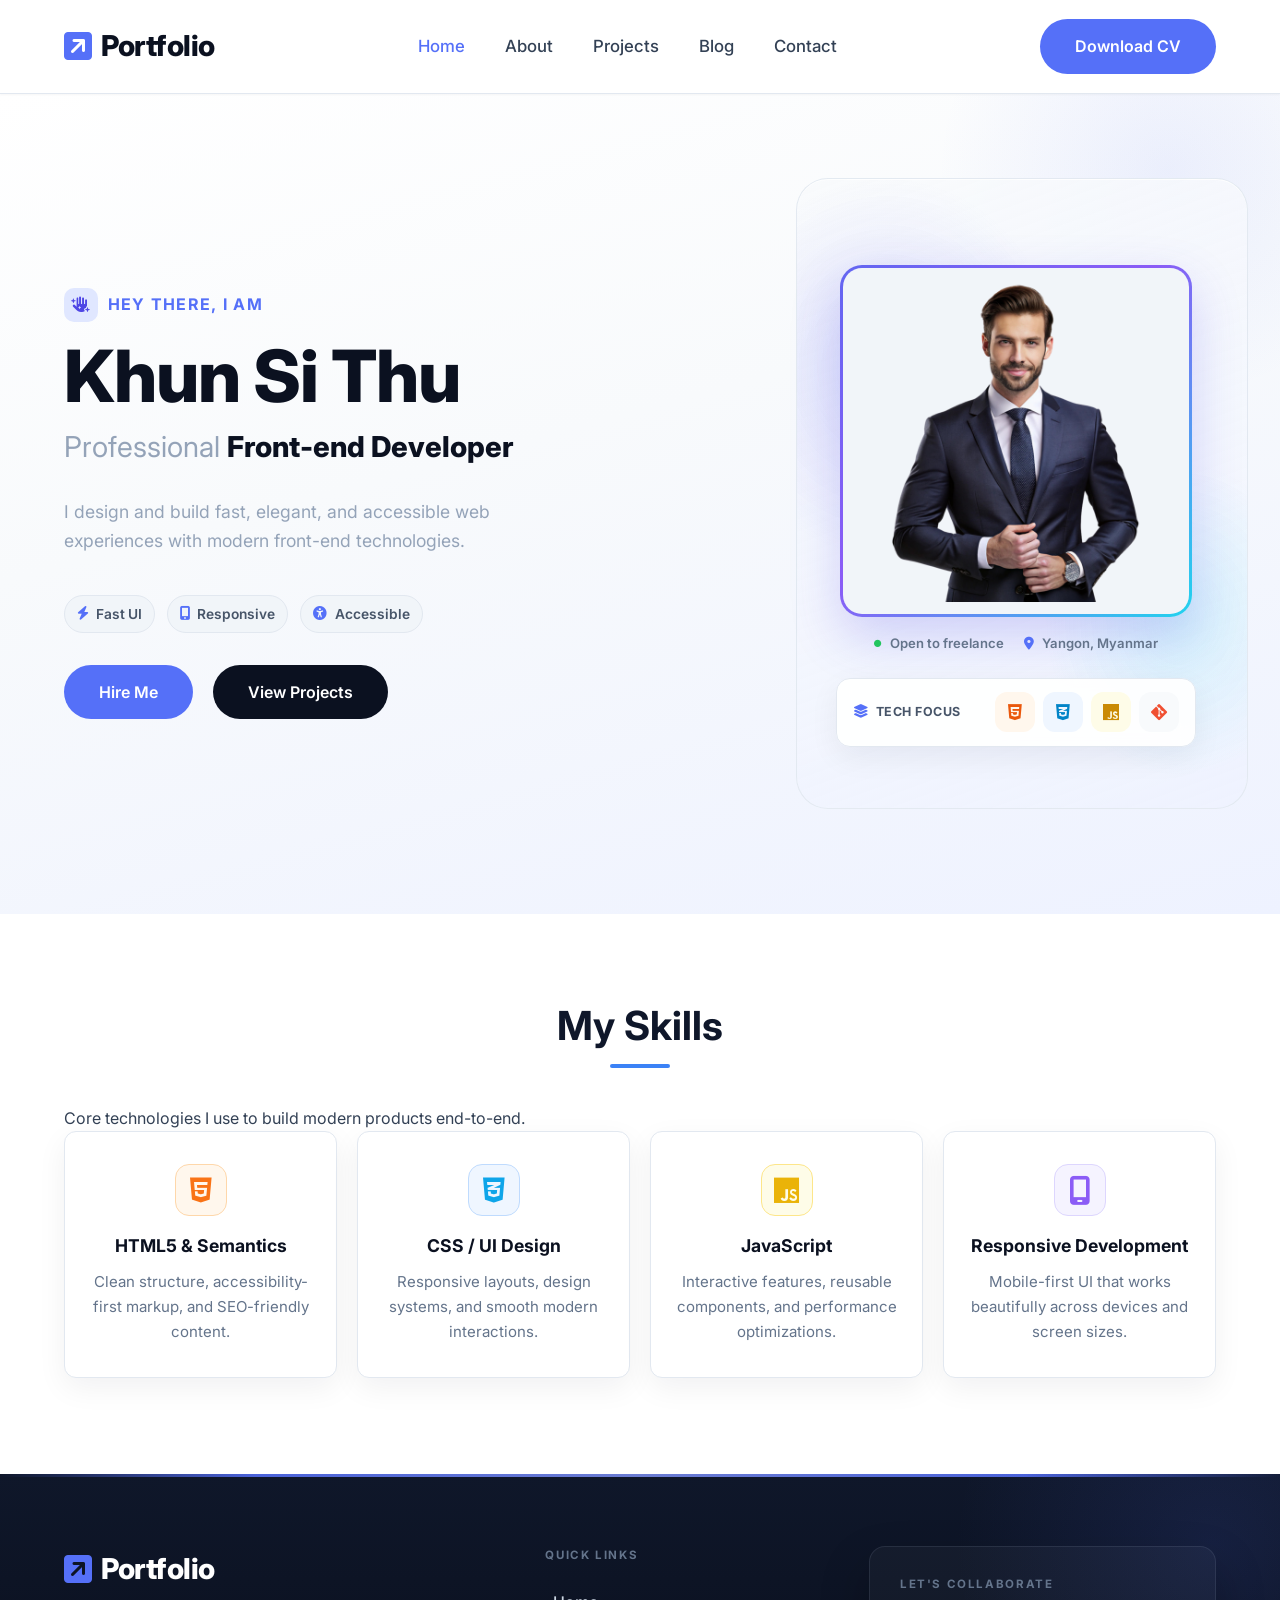
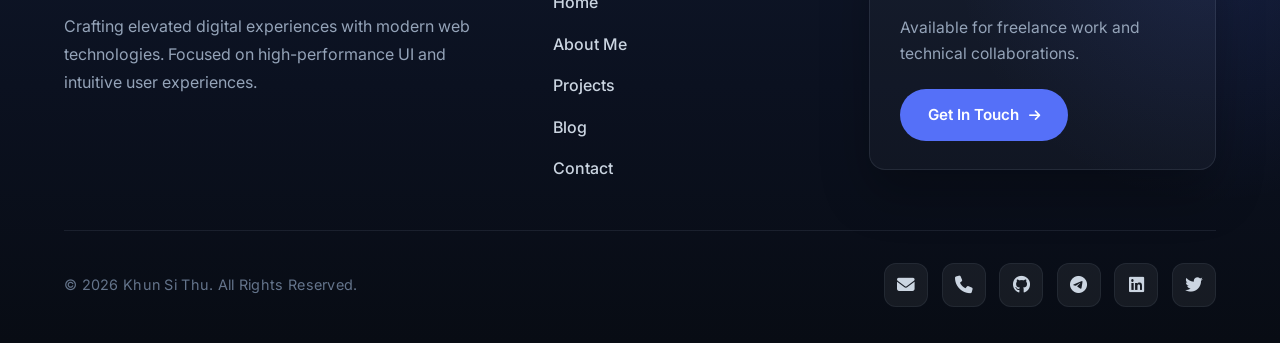
<file: portfolio-website/index.html>
<!doctype html>
<html lang="en">
  <head>
    <meta charset="UTF-8" />
    <meta name="viewport" content="width=device-width, initial-scale=1.0" />
    <title>Khun Si Thu — Portfolio</title>
    <link
      rel="stylesheet"
      href="https://cdnjs.cloudflare.com/ajax/libs/font-awesome/6.4.0/css/all.min.css"
    />
    <link rel="preconnect" href="https://fonts.googleapis.com" />
    <link rel="preconnect" href="https://fonts.gstatic.com" crossorigin />
    <link
      href="https://fonts.googleapis.com/css2?family=Inter:wght@400;500;600;700;800&display=swap"
      rel="stylesheet"
    />
    <link rel="stylesheet" href="css/global.css" />
    <link rel="stylesheet" href="css/home.css" />
  </head>
  <body>
    <header class="navbar">
      <div class="container nav-container">
        <a href="index.html" class="logo">
          <i class="fa-solid fa-square-arrow-up-right" aria-hidden="true"></i>
          Portfolio
        </a>
        <nav class="nav-links">
          <ul id="nav-list">
            <li><a href="index.html" class="active">Home</a></li>
            <li><a href="about.html">About</a></li>
            <li><a href="projects.html">Projects</a></li>
            <li><a href="blog.html">Blog</a></li>
            <li><a href="contact.html">Contact</a></li>
          </ul>
        </nav>
        <div class="nav-actions">
          <a
            href="Resume.pdf"
            class="btn btn-primary btn-pill btn-download"
            download
            >Download CV</a
          >
          <div
            class="menu-toggle"
            id="mobile-menu"
            role="button"
            tabindex="0"
            aria-label="Open menu"
          >
            <i class="fa-solid fa-bars" aria-hidden="true"></i>
          </div>
        </div>
      </div>
    </header>

    <section id="hero" class="hero-section">
      <div class="container hero-container">
        <div class="hero-content">
          <p class="greeting">
            <i class="fa-solid fa-hand-sparkles" aria-hidden="true"></i> Hey
            there, I am
          </p>
          <h1 class="name">Khun Si Thu</h1>
          <h2 class="role">
            Professional <span class="role-highlight">Front-end Developer</span>
          </h2>
          <p class="bio">
            I design and build fast, elegant, and accessible web experiences
            with modern front-end technologies.
          </p>
          <div class="hero-points">
            <span
              ><i class="fa-solid fa-bolt" aria-hidden="true"></i> Fast UI</span
            >
            <span
              ><i
                class="fa-solid fa-mobile-screen-button"
                aria-hidden="true"
              ></i>
              Responsive</span
            >
            <span
              ><i class="fa-solid fa-universal-access" aria-hidden="true"></i>
              Accessible</span
            >
          </div>
          <div class="hero-buttons">
            <a href="contact.html" class="btn btn-primary btn-pill">Hire Me</a>
            <a href="projects.html" class="btn btn-dark btn-pill"
              >View Projects</a
            >
          </div>
        </div>
        <div class="hero-image">
          <div class="hero-visual">
            <div class="hero-visual-bg" aria-hidden="true"></div>
            <figure class="hero-photo-block">
              <div class="hero-photo-ring">
                <img
                  src="images/hero.png"
                  alt="Portrait of Khun Si Thu"
                  class="hero-person-img"
                  width="420"
                  height="520"
                />
              </div>
              <figcaption class="hero-photo-meta">
                <span class="hero-status"
                  ><i class="fa-solid fa-circle" aria-hidden="true"></i> Open to
                  freelance</span
                >
                <span class="hero-location"
                  ><i class="fa-solid fa-location-dot" aria-hidden="true"></i>
                  Yangon, Myanmar</span
                >
              </figcaption>
            </figure>
            <div class="hero-tech-strip">
              <span class="hero-tech-title"
                ><i class="fa-solid fa-layer-group" aria-hidden="true"></i> Tech
                focus</span
              >
              <div class="hero-tech-icons" role="list">
                <span
                  class="hero-tech-icon hero-tech-html"
                  role="listitem"
                  title="HTML5"
                  ><i class="fa-brands fa-html5" aria-hidden="true"></i
                ></span>
                <span
                  class="hero-tech-icon hero-tech-css"
                  role="listitem"
                  title="CSS3"
                  ><i class="fa-brands fa-css3-alt" aria-hidden="true"></i
                ></span>
                <span
                  class="hero-tech-icon hero-tech-js"
                  role="listitem"
                  title="JavaScript"
                  ><i class="fa-brands fa-js" aria-hidden="true"></i
                ></span>
                <span
                  class="hero-tech-icon hero-tech-git"
                  role="listitem"
                  title="Git"
                  ><i class="fa-brands fa-git-alt" aria-hidden="true"></i
                ></span>
              </div>
            </div>
          </div>
        </div>
      </div>
    </section>

    <section class="home-skills-section">
      <div class="container">
        <div class="page-header">
          <h2 class="section-title">My Skills</h2>
          <p class="section-subtitle">
            Core technologies I use to build modern products end-to-end.
          </p>
        </div>

        <div class="home-skills-grid">
          <article class="home-skill-card skill-html">
            <span class="skill-icon-wrap"
              ><i
                class="fa-brands fa-html5 skill-icon-html"
                aria-hidden="true"
              ></i
            ></span>
            <h3>HTML5 & Semantics</h3>
            <p>
              Clean structure, accessibility-first markup, and SEO-friendly
              content.
            </p>
          </article>
          <article class="home-skill-card skill-css">
            <span class="skill-icon-wrap"
              ><i
                class="fa-brands fa-css3-alt skill-icon-css"
                aria-hidden="true"
              ></i
            ></span>
            <h3>CSS / UI Design</h3>
            <p>
              Responsive layouts, design systems, and smooth modern
              interactions.
            </p>
          </article>
          <article class="home-skill-card skill-js">
            <span class="skill-icon-wrap"
              ><i class="fa-brands fa-js skill-icon-js" aria-hidden="true"></i
            ></span>
            <h3>JavaScript</h3>
            <p>
              Interactive features, reusable components, and performance
              optimizations.
            </p>
          </article>
          <article class="home-skill-card skill-responsive">
            <span class="skill-icon-wrap"
              ><i
                class="fa-solid fa-mobile-screen skill-icon-responsive"
                aria-hidden="true"
              ></i
            ></span>
            <h3>Responsive Development</h3>
            <p>
              Mobile-first UI that works beautifully across devices and screen
              sizes.
            </p>
          </article>
        </div>
      </div>
    </section>

    <footer class="footer">
      <div class="container">
        <div class="footer-grid">
          <div class="footer-brand">
            <a href="index.html" class="logo">
              <i
                class="fa-solid fa-square-arrow-up-right"
                aria-hidden="true"
              ></i>
              Portfolio
            </a>
            <p class="footer-desc">
              Crafting elevated digital experiences with modern web
              technologies. Focused on high-performance UI and intuitive user
              experiences.
            </p>
          </div>
          <div class="footer-links">
            <h4 class="footer-heading">Quick Links</h4>
            <ul>
              <li><a href="index.html">Home</a></li>
              <li><a href="about.html">About Me</a></li>
              <li><a href="projects.html">Projects</a></li>
              <li><a href="blog.html">Blog</a></li>
              <li><a href="contact.html">Contact</a></li>
            </ul>
          </div>
          <div class="footer-cta">
            <h4 class="footer-heading">Let's Collaborate</h4>
            <p>Available for freelance work and technical collaborations.</p>
            <a href="contact.html" class="btn btn-primary btn-pill cta-btn"
              >Get In Touch
              <i class="fa-solid fa-arrow-right" aria-hidden="true"></i
            ></a>
          </div>
        </div>
        <div class="footer-bottom">
          <div class="footer-copyright">
            <p>&copy; 2026 Khun Si Thu. All Rights Reserved.</p>
          </div>
          <div class="social-links">
            <a href="mailto:khunsithu350@gmail.com" aria-label="Email"
              ><i class="fa-solid fa-envelope" aria-hidden="true"></i
            ></a>
            <a href="tel:+95944074981" aria-label="Phone"
              ><i class="fa-solid fa-phone" aria-hidden="true"></i
            ></a>
            <a
              href="https://github.com/KhunSiThu2003"
              aria-label="GitHub"
              target="_blank"
              rel="noopener noreferrer"
              ><i class="fa-brands fa-github" aria-hidden="true"></i
            ></a>
            <a
              href="https://t.me/khun_27"
              aria-label="Telegram"
              target="_blank"
              rel="noopener noreferrer"
              ><i class="fa-brands fa-telegram" aria-hidden="true"></i
            ></a>
            <a href="#" aria-label="LinkedIn"
              ><i class="fa-brands fa-linkedin" aria-hidden="true"></i
            ></a>
            <a href="#" aria-label="Twitter"
              ><i class="fa-brands fa-twitter" aria-hidden="true"></i
            ></a>
          </div>
        </div>
      </div>
    </footer>

    <script src="js/script.js"></script>
  </body>
</html>
</file>
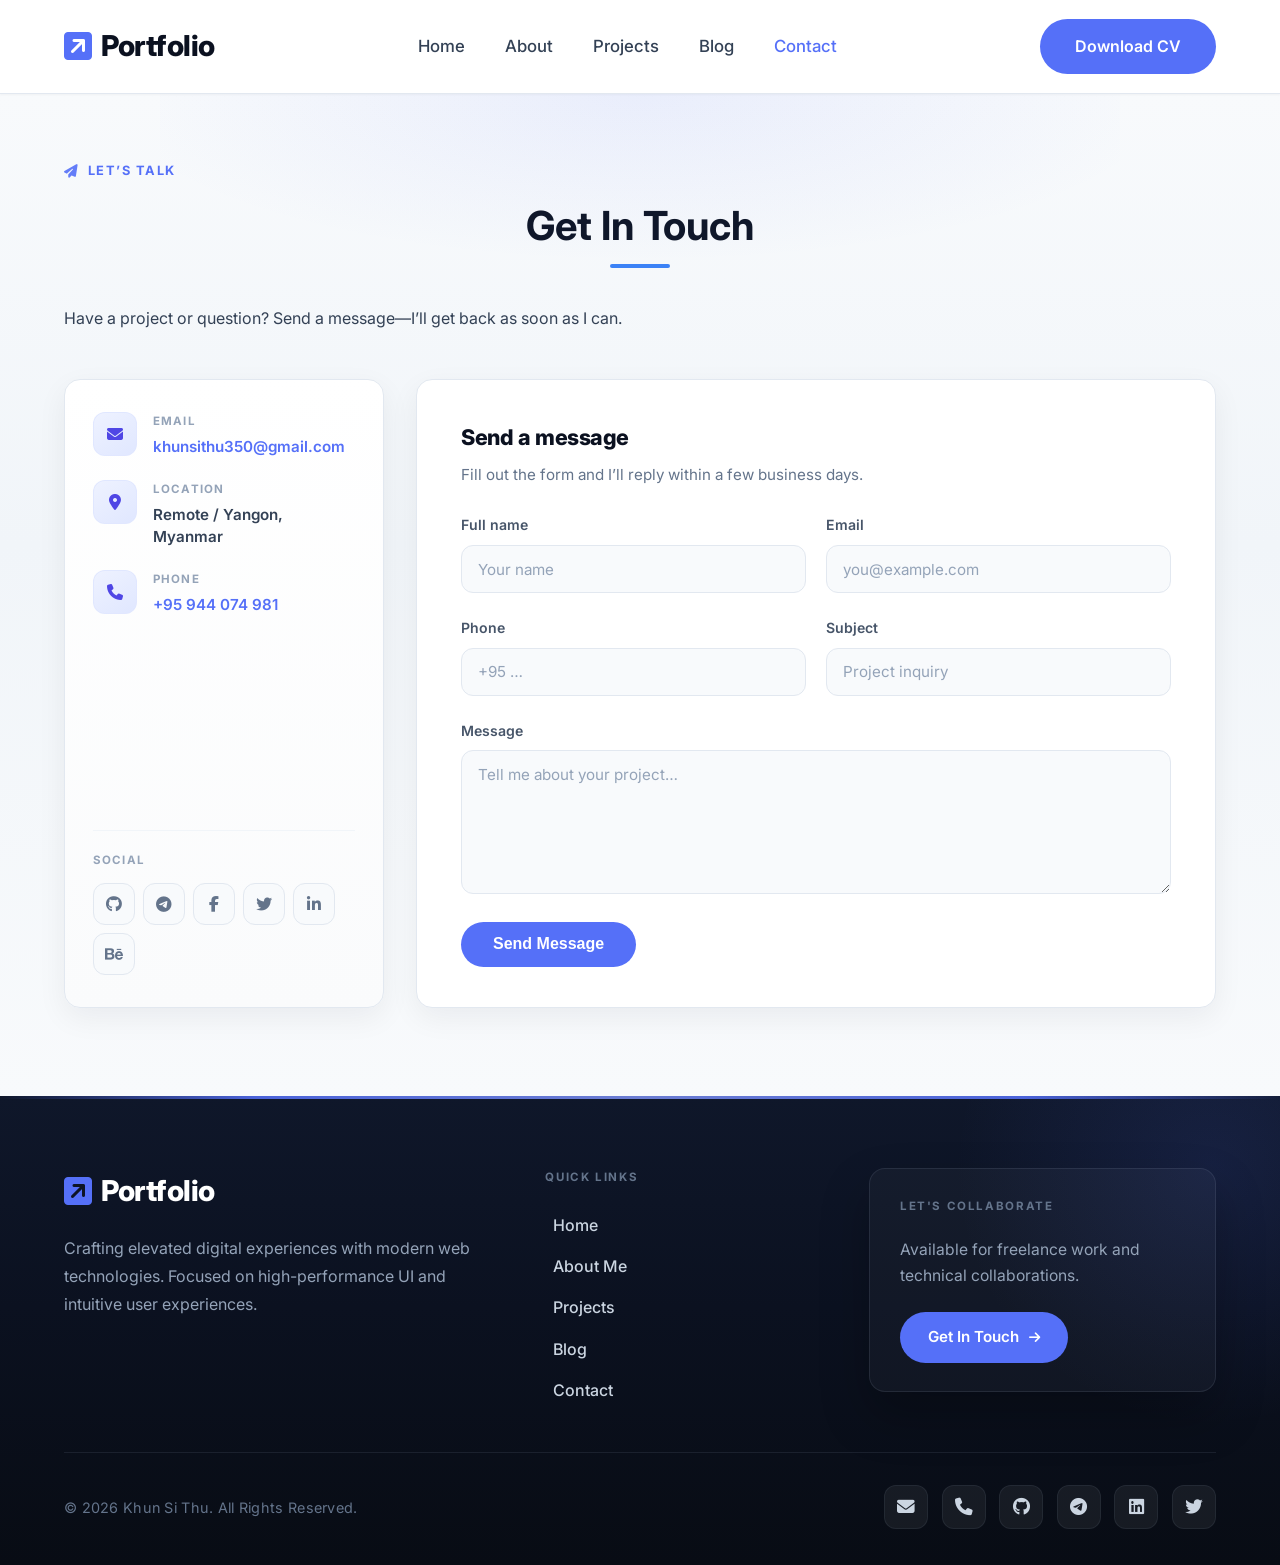
<file: portfolio-website/contact.html>
<!DOCTYPE html>
<html lang="en">
<head>
  <meta charset="UTF-8">
  <meta name="viewport" content="width=device-width, initial-scale=1.0">
  <title>Contact — Khun Si Thu</title>
  <link rel="stylesheet" href="https://cdnjs.cloudflare.com/ajax/libs/font-awesome/6.4.0/css/all.min.css">
  <link rel="preconnect" href="https://fonts.googleapis.com">
  <link rel="preconnect" href="https://fonts.gstatic.com" crossorigin>
  <link href="https://fonts.googleapis.com/css2?family=Inter:wght@400;500;600;700;800&display=swap" rel="stylesheet">
  <link rel="stylesheet" href="css/global.css">
  <link rel="stylesheet" href="css/contact.css">
</head>
<body>

  <header class="navbar">
    <div class="container nav-container">
      <a href="index.html" class="logo">
        <i class="fa-solid fa-square-arrow-up-right" aria-hidden="true"></i> Portfolio
      </a>
      <nav class="nav-links">
        <ul id="nav-list">
          <li><a href="index.html">Home</a></li>
          <li><a href="about.html">About</a></li>
          <li><a href="projects.html">Projects</a></li>
          <li><a href="blog.html">Blog</a></li>
          <li><a href="contact.html" class="active">Contact</a></li>
        </ul>
      </nav>
      <div class="nav-actions">
        <a href="Resume.pdf" class="btn btn-primary btn-pill btn-download" download>Download CV</a>
        <div class="menu-toggle" id="mobile-menu" role="button" tabindex="0" aria-label="Open menu">
          <i class="fa-solid fa-bars" aria-hidden="true"></i>
        </div>
      </div>
    </div>
  </header>

  <section class="contact-page-section">
    <div class="container contact-inner">
      <header class="page-header contact-page-intro">
        <p class="contact-kicker"><i class="fa-solid fa-paper-plane" aria-hidden="true"></i> Let’s talk</p>
        <h2 class="section-title">Get In Touch</h2>
        <p class="section-subtitle">Have a project or question? Send a message—I’ll get back as soon as I can.</p>
      </header>

      <div class="contact-wrapper">

        <aside class="contact-info-card" aria-label="Contact details">
          <div class="info-item-clean">
            <span class="contact-info-icon" aria-hidden="true"><i class="fa-solid fa-envelope"></i></span>
            <div class="contact-info-body">
              <h4>Email</h4>
              <p><a href="mailto:khunsithu350@gmail.com">khunsithu350@gmail.com</a></p>
            </div>
          </div>

          <div class="info-item-clean">
            <span class="contact-info-icon" aria-hidden="true"><i class="fa-solid fa-location-dot"></i></span>
            <div class="contact-info-body">
              <h4>Location</h4>
              <p>Remote / Yangon, Myanmar</p>
            </div>
          </div>

          <div class="info-item-clean">
            <span class="contact-info-icon" aria-hidden="true"><i class="fa-solid fa-phone"></i></span>
            <div class="contact-info-body">
              <h4>Phone</h4>
              <p><a href="tel:+95944074981">+95 944 074 981</a></p>
            </div>
          </div>

          <div class="contact-social-block">
            <p class="contact-social-label">Social</p>
            <div class="social-icons-clean">
              <a href="https://github.com/KhunSiThu2003" aria-label="GitHub" target="_blank" rel="noopener noreferrer"><i class="fa-brands fa-github" aria-hidden="true"></i></a>
              <a href="https://t.me/khun_27" aria-label="Telegram" target="_blank" rel="noopener noreferrer"><i class="fa-brands fa-telegram" aria-hidden="true"></i></a>
              <a href="#" aria-label="Facebook"><i class="fa-brands fa-facebook-f" aria-hidden="true"></i></a>
              <a href="#" aria-label="Twitter"><i class="fa-brands fa-twitter" aria-hidden="true"></i></a>
              <a href="#" aria-label="LinkedIn"><i class="fa-brands fa-linkedin-in" aria-hidden="true"></i></a>
              <a href="#" aria-label="Behance"><i class="fa-brands fa-behance" aria-hidden="true"></i></a>
            </div>
          </div>
        </aside>

        <div class="contact-form-wrapper">
          <div class="contact-form-card">
            <h3 class="contact-form-heading">Send a message</h3>
            <p class="contact-form-lead">Fill out the form and I’ll reply within a few business days.</p>
            <form class="contact-form-clean" action="#" method="post">
              <div class="form-row">
                <div class="form-group-clean">
                  <label for="contact-name">Full name</label>
                  <input id="contact-name" name="name" type="text" placeholder="Your name" autocomplete="name" required>
                </div>
                <div class="form-group-clean">
                  <label for="contact-email">Email</label>
                  <input id="contact-email" name="email" type="email" placeholder="you@example.com" autocomplete="email" required>
                </div>
              </div>

              <div class="form-row">
                <div class="form-group-clean">
                  <label for="contact-phone">Phone</label>
                  <input id="contact-phone" name="phone" type="tel" placeholder="+95 …" autocomplete="tel">
                </div>
                <div class="form-group-clean">
                  <label for="contact-subject">Subject</label>
                  <input id="contact-subject" name="subject" type="text" placeholder="Project inquiry" required>
                </div>
              </div>

              <div class="form-group-clean full-width">
                <label for="contact-message">Message</label>
                <textarea id="contact-message" name="message" rows="6" placeholder="Tell me about your project…" required></textarea>
              </div>

              <div class="form-submit-wrapper">
                <button type="submit" class="btn btn-primary btn-pill">Send Message</button>
              </div>
            </form>
          </div>
        </div>

      </div>
    </div>
  </section>

  <footer class="footer">
    <div class="container">
      <div class="footer-grid">
        <div class="footer-brand">
          <a href="index.html" class="logo">
            <i class="fa-solid fa-square-arrow-up-right" aria-hidden="true"></i> Portfolio
          </a>
          <p class="footer-desc">Crafting elevated digital experiences with modern web technologies. Focused on high-performance UI and intuitive user experiences.</p>
        </div>
        <div class="footer-links">
          <h4 class="footer-heading">Quick Links</h4>
          <ul>
            <li><a href="index.html">Home</a></li>
            <li><a href="about.html">About Me</a></li>
            <li><a href="projects.html">Projects</a></li>
            <li><a href="blog.html">Blog</a></li>
            <li><a href="contact.html">Contact</a></li>
          </ul>
        </div>
        <div class="footer-cta">
          <h4 class="footer-heading">Let's Collaborate</h4>
          <p>Available for freelance work and technical collaborations.</p>
          <a href="contact.html" class="btn btn-primary btn-pill cta-btn">Get In Touch <i class="fa-solid fa-arrow-right" aria-hidden="true"></i></a>
        </div>
      </div>
      <div class="footer-bottom">
        <div class="footer-copyright">
          <p>&copy; 2026 Khun Si Thu. All Rights Reserved.</p>
        </div>
        <div class="social-links">
          <a href="mailto:khunsithu350@gmail.com" aria-label="Email"><i class="fa-solid fa-envelope" aria-hidden="true"></i></a>
          <a href="tel:+95944074981" aria-label="Phone"><i class="fa-solid fa-phone" aria-hidden="true"></i></a>
          <a href="https://github.com/KhunSiThu2003" aria-label="GitHub" target="_blank" rel="noopener noreferrer"><i class="fa-brands fa-github" aria-hidden="true"></i></a>
          <a href="https://t.me/khun_27" aria-label="Telegram" target="_blank" rel="noopener noreferrer"><i class="fa-brands fa-telegram" aria-hidden="true"></i></a>
          <a href="#" aria-label="LinkedIn"><i class="fa-brands fa-linkedin" aria-hidden="true"></i></a>
          <a href="#" aria-label="Twitter"><i class="fa-brands fa-twitter" aria-hidden="true"></i></a>
        </div>
      </div>
    </div>
  </footer>

  <script src="js/script.js"></script>
</body>
</html>
</file>
<file: portfolio-website/css/global.css>
/* =========================================
   VARIABLES & THEMING
   ========================================= */
:root {
  --primary-color: #0f172a;
  --secondary-color: #3b82f6;
  --accent: #5570f8;
  --accent-hover: #3b52d9;
  --text-main: #334155;
  --text-light: #64748b;
  --text-muted: #94a3b8;
  --bg-color: #ffffff;
  --bg-alt: #f8fafc;
  --border-light: #e2e8f0;
  --radius-md: 12px;
  --radius-lg: 16px;
  --shadow-sm: 0 1px 2px rgba(15, 23, 42, 0.04);
  --shadow-card: 0 10px 30px rgba(15, 23, 42, 0.06);
  --shadow-card-hover: 0 24px 48px rgba(15, 23, 42, 0.1);
  --transition: all 0.3s ease;
  /* Navbar + main content share the same max width */
  --layout-max-width: 1200px;
}

/* =========================================
   RESET & FOUNDATION
   ========================================= */
* {
  margin: 0;
  padding: 0;
  box-sizing: border-box;
}

html {
  scroll-behavior: smooth;
}

body {
  font-family: 'Inter', sans-serif;
  color: var(--text-main);
  background-color: var(--bg-color);
  line-height: 1.6;
  min-height: 100vh;
  display: flex;
  flex-direction: column;
}

a {
  text-decoration: none;
  color: var(--text-main);
  transition: var(--transition);
}

ul {
  list-style: none;
}

img {
  max-width: 100%;
  height: auto;
  display: block;
}

/* =========================================
   UTILITIES
   ========================================= */
.container {
  width: min(90%, var(--layout-max-width));
  max-width: var(--layout-max-width);
  margin-left: auto;
  margin-right: auto;
}

/* =========================================
   NAVIGATION BAR
   ========================================= */
.navbar {
  background-color: rgba(255, 255, 255, 0.92);
  backdrop-filter: blur(10px);
  -webkit-backdrop-filter: blur(10px);
  position: sticky;
  top: 0;
  z-index: 1000;
  padding: 1.2rem 0;
  border-bottom: 1px solid var(--border-light);
  box-shadow: var(--shadow-sm);
}

.nav-container {
  display: flex;
  justify-content: space-between;
  align-items: center;
}

.logo {
  font-size: 1.8rem;
  font-weight: 800;
  color: #0b1120;
  display: flex;
  align-items: center;
  gap: 0.6rem;
  letter-spacing: -0.5px;
}

.logo i {
  color: #5570f8;
  font-size: 2rem;
}

.nav-links {
  flex: 1;
  display: flex;
  justify-content: center;
}

.nav-links ul {
  display: flex;
  gap: 2.5rem;
}

.nav-links a {
  font-weight: 500;
  font-size: 1.05rem;
  color: #334155;
  transition: var(--transition);
}

.nav-links a:hover,
.nav-links a.active {
  color: #5570f8;
}

.nav-actions {
  display: flex;
  align-items: center;
  gap: 1.2rem;
}

.btn-download {
  padding: 0.75rem 2rem;
  font-size: 1rem;
}

.menu-toggle {
  display: none;
  font-size: 1.5rem;
  cursor: pointer;
  color: #0b1120;
}

/* Responsive Navigation */
@media screen and (max-width: 900px) {
  .menu-toggle {
    display: block;
  }
  
  .nav-actions .btn-download {
    display: none; /* Hide button on mobile menu unless inside menu */
  }

  .nav-links {
    position: absolute;
    top: 100%;
    left: 0;
    width: 100%;
    background-color: #ffffff;
    box-shadow: 0 10px 15px -3px rgba(0, 0, 0, 0.1);
    clip-path: polygon(0 0, 100% 0, 100% 0, 0 0);
    transition: clip-path 0.4s ease-in-out;
  }

  .nav-links.active {
    clip-path: polygon(0 0, 100% 0, 100% 100%, 0 100%);
  }

  .nav-links ul {
    flex-direction: column;
    align-items: center;
    padding: 2rem 0;
    gap: 1.5rem;
  }
}

/* =========================================
   BUTTONS
   ========================================= */
.btn {
  display: inline-block;
  padding: 0.8rem 1.8rem;
  border-radius: 8px;
  font-weight: 600;
  cursor: pointer;
  text-align: center;
  transition: var(--transition);
  border: 2px solid transparent;
}

.btn-primary {
  background-color: #5570f8 !important;
  color: #fff !important;
  border: none !important;
}

.btn-primary:hover {
  background-color: #3b52d9 !important;
  transform: translateY(-2px);
  box-shadow: 0 4px 12px rgba(85, 112, 248, 0.3);
}

.btn-pill {
  border-radius: 50px !important;
  padding: 0.9rem 2.2rem;
  font-size: 1rem;
}

.btn-dark {
  background-color: #0b1120 !important;
  color: #fff !important;
  border: none !important;
}

.btn-dark:hover {
  background-color: #1e293b !important;
  transform: translateY(-2px);
  box-shadow: 0 4px 12px rgba(11, 17, 32, 0.2);
}

.btn-outline {
  background-color: transparent !important;
  color: #0b1120 !important;
  border: 2px solid #e2e8f0 !important;
}

.btn-outline:hover {
  border-color: #5570f8 !important;
  color: #5570f8 !important;
  transform: translateY(-2px);
  box-shadow: 0 4px 14px rgba(85, 112, 248, 0.15);
}

/* =========================================
   GENERAL SECTIONS
   ========================================= */
.section-title {
  text-align: center;
  font-size: 2.5rem;
  color: var(--primary-color);
  margin-bottom: 3rem;
  position: relative;
}

.section-title::after {
  content: '';
  position: absolute;
  bottom: -10px;
  left: 50%;
  transform: translateX(-50%);
  width: 60px;
  height: 4px;
  background-color: var(--secondary-color);
  border-radius: 2px;
}

/* =========================================
   FOOTER
   ========================================= */
.footer {
  position: relative;
  background: linear-gradient(180deg, #0f172a 0%, #0b1120 45%, #080c14 100%);
  color: #ffffff;
  padding: 4.5rem 0 2.25rem;
  margin-top: auto;
  overflow: hidden;
}

.footer::before {
  content: '';
  position: absolute;
  top: 0;
  left: 0;
  right: 0;
  height: 3px;
  background: linear-gradient(90deg, transparent, #5570f8 20%, #7c8ff0 50%, #5570f8 80%, transparent);
  opacity: 0.85;
}

.footer::after {
  content: '';
  position: absolute;
  top: -40%;
  right: -15%;
  width: min(520px, 70vw);
  height: min(520px, 70vw);
  border-radius: 50%;
  background: radial-gradient(circle, rgba(85, 112, 248, 0.12) 0%, transparent 70%);
  pointer-events: none;
}

.footer .container {
  position: relative;
  z-index: 1;
}

.footer-grid {
  display: grid;
  grid-template-columns: minmax(0, 1.35fr) minmax(0, 0.85fr) minmax(0, 1.1fr);
  gap: 3rem 3.5rem;
  align-items: start;
  padding-bottom: 3rem;
  border-bottom: 1px solid rgba(148, 163, 184, 0.12);
}

.footer-brand .logo {
  color: #ffffff;
  justify-content: flex-start;
  margin-bottom: 1.25rem;
}

.footer .logo i {
  color: #5570f8;
}

.footer-desc {
  color: #94a3b8;
  margin: 0;
  max-width: 28rem;
  line-height: 1.75;
  font-size: 1rem;
}

.footer-heading {
  font-size: 0.72rem;
  font-weight: 700;
  letter-spacing: 0.14em;
  text-transform: uppercase;
  color: #64748b;
  margin: 0 0 1.35rem;
}

.footer-links ul {
  display: flex;
  flex-direction: column;
  gap: 0.7rem;
}

.footer-links a {
  color: #cbd5e1;
  font-weight: 500;
  font-size: 1rem;
  display: inline-flex;
  align-items: center;
  gap: 0.45rem;
  transition: color 0.2s ease, transform 0.2s ease;
}

.footer-links a::before {
  content: '';
  width: 0;
  height: 1px;
  background: #5570f8;
  transition: width 0.2s ease;
}

.footer-links a:hover {
  color: #ffffff;
  transform: translateX(4px);
}

.footer-links a:hover::before {
  width: 10px;
}

.footer-cta {
  background: rgba(255, 255, 255, 0.03);
  border: 1px solid rgba(148, 163, 184, 0.14);
  border-radius: 16px;
  padding: 1.75rem 1.85rem;
  box-shadow: 0 24px 48px rgba(0, 0, 0, 0.25);
  transition: border-color 0.3s ease, box-shadow 0.3s ease;
}

.footer-cta:hover {
  border-color: rgba(85, 112, 248, 0.35);
  box-shadow: 0 28px 56px rgba(0, 0, 0, 0.3), 0 0 0 1px rgba(85, 112, 248, 0.08);
}

.footer-cta > p {
  color: #94a3b8;
  font-size: 0.98rem;
  line-height: 1.7;
  margin: 0 0 1.35rem;
}

.footer-cta .cta-btn {
  display: inline-flex;
  align-items: center;
  gap: 0.65rem;
  font-size: 0.95rem;
  padding: 0.85rem 1.75rem;
}

.footer-cta .cta-btn i {
  font-size: 0.85em;
  transition: transform 0.25s ease;
}

.footer-cta .cta-btn:hover i {
  transform: translateX(4px);
}

.social-links {
  display: flex;
  flex-wrap: wrap;
  justify-content: center;
  gap: 0.85rem;
}

.social-links a {
  display: flex;
  justify-content: center;
  align-items: center;
  width: 44px;
  height: 44px;
  background-color: rgba(255, 255, 255, 0.06);
  border: 1px solid rgba(148, 163, 184, 0.1);
  border-radius: 12px;
  color: #cbd5e1;
  font-size: 1.1rem;
  transition: background-color 0.25s ease, color 0.25s ease, transform 0.25s ease, border-color 0.25s ease, box-shadow 0.25s ease;
}

.social-links a:hover {
  background-color: #5570f8;
  border-color: #5570f8;
  color: #ffffff;
  transform: translateY(-3px);
  box-shadow: 0 12px 24px rgba(85, 112, 248, 0.35);
}

.footer-bottom {
  display: flex;
  flex-wrap: wrap;
  width: 100%;
  justify-content: space-between;
  align-items: center;
  gap: 1.5rem;
  padding-top: 2rem;
  color: #64748b;
  font-size: 0.9rem;
}

.footer-copyright p {
  margin: 0;
  letter-spacing: 0.02em;
}

.footer-bottom .social-links {
  justify-content: flex-end;
}

@media screen and (max-width: 900px) {
  .footer-grid {
    grid-template-columns: 1fr 1fr;
    gap: 2.5rem 2rem;
  }

  .footer-brand {
    grid-column: 1 / -1;
  }

  .footer-links {
    justify-self: start;
  }

  .footer-cta {
    justify-self: stretch;
  }
}

@media screen and (max-width: 768px) {
  .footer {
    padding: 3.5rem 0 2rem;
  }

  .footer-grid {
    grid-template-columns: 1fr;
    text-align: center;
    padding-bottom: 2.5rem;
  }

  .footer-brand .logo {
    justify-content: center;
  }

  .footer-desc {
    margin-left: auto;
    margin-right: auto;
  }

  .footer-links ul {
    align-items: center;
  }

  .footer-links a:hover {
    transform: none;
  }

  .footer-cta {
    text-align: center;
    max-width: none;
  }

  .footer-cta .cta-btn {
    width: 100%;
    justify-content: center;
  }

  .footer-bottom {
    flex-direction: column;
    text-align: center;
  }

  .footer-bottom .social-links {
    justify-content: center;
  }
}
</file>
<file: portfolio-website/css/home.css>
/* =========================================
   HERO SECTION
   ========================================= */
.hero-section {
  flex: 1 0 auto;
  min-height: calc(100vh - 80px);
  display: flex;
  align-items: center;
  padding: 3rem 0;
  position: relative;
  overflow: hidden;
  background: linear-gradient(165deg, #ffffff 0%, #f8fafc 42%, #eef2ff 100%);
}

.hero-section::before {
  content: '';
  position: absolute;
  top: -20%;
  right: -10%;
  width: min(55vw, 480px);
  height: min(55vw, 480px);
  border-radius: 50%;
  background: radial-gradient(circle, rgba(85, 112, 248, 0.09) 0%, transparent 68%);
  pointer-events: none;
}

.hero-container {
  display: flex;
  align-items: center;
  justify-content: space-between;
  gap: 3rem;
}

.hero-content {
  flex: 1.2;
  padding-right: 2rem;
  z-index: 2;
}

.greeting {
  color: #5570f8;
  font-weight: 700;
  font-size: 1rem;
  margin-bottom: 0.9rem;
  display: flex;
  align-items: center;
  gap: 0.6rem;
  text-transform: uppercase;
  letter-spacing: 0.08em;
}

.greeting i {
  width: 34px;
  height: 34px;
  border-radius: 10px;
  display: inline-flex;
  align-items: center;
  justify-content: center;
  background: #e0e7ff;
  color: #4f46e5;
  font-size: 0.95rem;
}

.hero-points {
  display: flex;
  flex-wrap: wrap;
  gap: 0.75rem;
  margin-bottom: 2rem;
}

.hero-points span {
  display: inline-flex;
  align-items: center;
  gap: 0.45rem;
  padding: 0.45rem 0.75rem;
  border-radius: 999px;
  font-size: 0.86rem;
  font-weight: 600;
  color: #475569;
  background: #f1f5f9;
  border: 1px solid #e2e8f0;
}

.hero-points i {
  color: #5570f8;
}

.name {
  font-size: 4.5rem;
  font-weight: 800;
  color: #0b1120;
  line-height: 1.1;
  margin-bottom: 0.5rem;
  letter-spacing: -1px;
}

.role {
  font-size: 1.8rem;
  color: #94a3b8;
  margin-bottom: 1.8rem;
  font-weight: 400;
}

.role-highlight {
  color: #0b1120;
  font-weight: 800;
}

.bio {
  font-size: 1.1rem;
  max-width: 480px;
  margin-bottom: 2.5rem;
  color: #94a3b8;
  line-height: 1.6;
}

.hero-buttons {
  display: flex;
  gap: 1.2rem;
}

.hero-image {
  flex: 1;
  display: flex;
  justify-content: flex-end;
  align-items: center;
  position: relative;
}

.hero-visual {
  position: relative;
  width: 100%;
  max-width: 400px;
  z-index: 2;
}

.hero-visual-bg {
  position: absolute;
  inset: -12% -8% -8% -5%;
  z-index: 0;
  border-radius: 32px;
  background:
    radial-gradient(ellipse 70% 55% at 20% 30%, rgba(99, 102, 241, 0.18) 0%, transparent 55%),
    radial-gradient(ellipse 60% 50% at 85% 70%, rgba(34, 211, 238, 0.14) 0%, transparent 50%),
    linear-gradient(160deg, rgba(248, 250, 252, 0.9) 0%, rgba(238, 242, 255, 0.65) 100%);
  border: 1px solid rgba(226, 232, 240, 0.9);
  box-shadow: inset 0 1px 0 rgba(255, 255, 255, 0.8);
}

.hero-photo-block {
  position: relative;
  z-index: 1;
  margin: 0;
  padding: 1.5rem 1.5rem 0;
}

.hero-photo-ring {
  padding: 3px;
  border-radius: 22px;
  background: linear-gradient(135deg, #6366f1 0%, #8b5cf6 45%, #22d3ee 100%);
  box-shadow: 0 20px 50px rgba(79, 70, 229, 0.22);
}

.hero-person-img {
  width: 100%;
  height: auto;
  display: block;
  max-height: min(420px, 58vh);
  object-fit: cover;
  object-position: center top;
  border-radius: 19px;
  background: #f1f5f9;
}

.hero-photo-meta {
  display: flex;
  flex-wrap: wrap;
  align-items: center;
  justify-content: center;
  gap: 0.75rem 1.25rem;
  margin-top: 1rem;
  font-size: 0.82rem;
  font-weight: 600;
  color: #64748b;
}

.hero-status i {
  font-size: 0.45rem;
  margin-right: 0.35rem;
  color: #22c55e;
  vertical-align: middle;
}

.hero-location i {
  margin-right: 0.35rem;
  color: #5570f8;
}

.hero-tech-strip {
  position: relative;
  z-index: 1;
  margin: 1.5rem 1.25rem 1.25rem;
  padding: 0.85rem 1rem;
  display: flex;
  align-items: center;
  justify-content: space-between;
  gap: 1rem;
  flex-wrap: wrap;
  border-radius: 14px;
  background: rgba(255, 255, 255, 0.92);
  border: 1px solid #e2e8f0;
  box-shadow: 0 10px 30px rgba(15, 23, 42, 0.06);
  backdrop-filter: blur(10px);
  -webkit-backdrop-filter: blur(10px);
}

.hero-tech-title {
  display: inline-flex;
  align-items: center;
  gap: 0.45rem;
  font-size: 0.78rem;
  font-weight: 700;
  letter-spacing: 0.04em;
  text-transform: uppercase;
  color: #475569;
}

.hero-tech-title i {
  color: #5570f8;
  font-size: 0.85rem;
}

.hero-tech-icons {
  display: flex;
  align-items: center;
  gap: 0.5rem;
}

.hero-tech-icon {
  width: 40px;
  height: 40px;
  border-radius: 12px;
  display: inline-flex;
  align-items: center;
  justify-content: center;
  font-size: 1.15rem;
  transition: transform 0.2s ease, box-shadow 0.2s ease;
}

.hero-tech-icon:hover {
  transform: translateY(-2px);
  box-shadow: 0 8px 16px rgba(15, 23, 42, 0.1);
}

.hero-tech-html {
  background: #fff7ed;
  color: #ea580c;
}

.hero-tech-css {
  background: #eff6ff;
  color: #0284c7;
}

.hero-tech-js {
  background: #fefce8;
  color: #ca8a04;
}

.hero-tech-git {
  background: #f8fafc;
  color: #f05032;
}

/* Responsive Hero */
@media screen and (max-width: 900px) {
  .hero-container {
    flex-direction: column;
    text-align: center;
  }
  
  .hero-content {
    flex: 1;
    padding-right: 0;
  }
  
  .bio {
    margin: 0 auto 2.5rem auto;
  }
  
  .hero-buttons {
    justify-content: center;
  }

  .hero-points {
    justify-content: center;
  }
  
  .greeting {
    justify-content: center;
  }
  
  .name {
    font-size: 3rem;
  }
  
  .role {
    font-size: 1.5rem;
  }
  
  .hero-image {
    width: 100%;
    margin-top: 2rem;
    justify-content: center;
  }

  .hero-visual {
    max-width: 360px;
  }
}

@media screen and (max-width: 640px) {
  .hero-visual-bg {
    inset: -8% -4% -6% -4%;
    border-radius: 24px;
  }

  .hero-photo-block {
    padding: 1rem 1rem 0;
  }

  .hero-photo-ring {
    border-radius: 18px;
  }

  .hero-person-img {
    border-radius: 15px;
    max-height: 50vh;
  }

  .hero-tech-strip {
    margin: 1.25rem 0.75rem 1rem;
    flex-direction: column;
    align-items: stretch;
    text-align: center;
  }

  .hero-tech-icons {
    justify-content: center;
  }
}

/* =========================================
   HOME SKILLS SECTION
   ========================================= */
.home-skills-section {
  padding: 5rem 0 6rem;
  background-color: #ffffff;
}

.home-skills-grid {
  display: grid;
  grid-template-columns: repeat(4, minmax(0, 1fr));
  gap: 1.25rem;
}

.home-skill-card {
  background: #ffffff;
  border: 1px solid var(--border-light);
  border-radius: var(--radius-md);
  box-shadow: var(--shadow-card);
  padding: 2rem 1.5rem;
  transition: var(--transition);
  display: flex;
  flex-direction: column;
  align-items: center;
  text-align: center;
}

.home-skill-card:hover {
  transform: translateY(-5px);
  box-shadow: var(--shadow-card-hover);
  border-color: rgba(85, 112, 248, 0.25);
}

.home-skill-card i {
  font-size: 1.8rem;
  margin-bottom: 0;
}

.skill-icon-wrap {
  width: 52px;
  height: 52px;
  border-radius: 14px;
  display: inline-flex;
  align-items: center;
  justify-content: center;
  background: linear-gradient(145deg, #eef2ff, #e0e7ff);
  border: 1px solid #c7d2fe;
  margin: 0 auto 0.95rem;
}

.skill-icon-html {
  color: #f97316 !important;
}

.skill-icon-css {
  color: #0ea5e9 !important;
}

.skill-icon-js {
  color: #eab308 !important;
}

.skill-icon-responsive {
  color: #8b5cf6 !important;
}

.home-skill-card:hover .skill-icon-wrap {
  background: linear-gradient(145deg, #5570f8, #3b52d9);
  border-color: #3b52d9;
}

.home-skill-card:hover .skill-icon-wrap i {
  color: #ffffff;
}

.home-skill-card h3 {
  color: #0b1120;
  font-size: 1.1rem;
  margin-bottom: 0.65rem;
}

.home-skill-card p {
  color: var(--text-light);
  font-size: 0.94rem;
  line-height: 1.65;
  max-width: 28ch;
}

.home-skill-card.skill-html .skill-icon-wrap {
  background: #fff7ed;
  border-color: #fed7aa;
}

.home-skill-card.skill-css .skill-icon-wrap {
  background: #eff6ff;
  border-color: #bfdbfe;
}

.home-skill-card.skill-js .skill-icon-wrap {
  background: #fefce8;
  border-color: #fde68a;
}

.home-skill-card.skill-responsive .skill-icon-wrap {
  background: #f5f3ff;
  border-color: #ddd6fe;
}

@media screen and (max-width: 1000px) {
  .home-skills-grid {
    grid-template-columns: repeat(2, minmax(0, 1fr));
  }
}

@media screen and (max-width: 640px) {
  .home-skills-section {
    padding: 4rem 0 5rem;
  }

  .home-skills-grid {
    grid-template-columns: 1fr;
  }
}
</file>
<file: portfolio-website/css/contact.css>
/* =========================================
   CONTACT PAGE
   ========================================= */
.contact-page-section {
  flex: 1 0 auto;
  padding: 4rem 0 5.5rem;
  min-height: calc(100vh - 80px - 200px);
  background: linear-gradient(180deg, #f8fafc 0%, #f1f5f9 45%, #f8fafc 100%);
  position: relative;
  overflow: hidden;
}

.contact-page-section::before {
  content: '';
  position: absolute;
  top: 0;
  left: 50%;
  transform: translateX(-50%);
  width: min(960px, 92vw);
  height: 240px;
  background: radial-gradient(ellipse 80% 100% at 50% 0%, rgba(85, 112, 248, 0.09) 0%, transparent 70%);
  pointer-events: none;
}

.contact-inner {
  position: relative;
  z-index: 1;
}

.contact-page-intro {
  margin-bottom: 3rem;
}

.contact-kicker {
  display: inline-flex;
  align-items: center;
  gap: 0.5rem;
  font-size: 0.8rem;
  font-weight: 700;
  letter-spacing: 0.12em;
  text-transform: uppercase;
  color: #5570f8;
  margin-bottom: 0.75rem;
}

.contact-kicker i {
  font-size: 0.85rem;
  opacity: 0.9;
}

.contact-wrapper {
  display: grid;
  grid-template-columns: minmax(0, 320px) minmax(0, 1fr);
  gap: 2rem;
  align-items: stretch;
  width: 100%;
}

.contact-info-card {
  background: linear-gradient(180deg, #ffffff 0%, #fafbfc 100%);
  padding: 2rem 1.75rem;
  border-radius: var(--radius-lg);
  box-shadow: var(--shadow-card);
  border: 1px solid var(--border-light);
  display: flex;
  flex-direction: column;
  gap: 1.35rem;
  height: 100%;
  min-height: 0;
  box-sizing: border-box;
}

.info-item-clean {
  display: flex;
  align-items: flex-start;
  gap: 1rem;
}

.contact-info-icon {
  flex-shrink: 0;
  width: 44px;
  height: 44px;
  border-radius: 12px;
  display: inline-flex;
  align-items: center;
  justify-content: center;
  background: linear-gradient(145deg, #eef2ff, #e0e7ff);
  color: #4f46e5;
  font-size: 1rem;
  border: 1px solid rgba(224, 231, 255, 0.9);
}

.contact-info-body h4 {
  font-size: 0.72rem;
  font-weight: 700;
  letter-spacing: 0.1em;
  text-transform: uppercase;
  color: #94a3b8;
  margin-bottom: 0.35rem;
}

.contact-info-body p {
  color: #334155;
  font-size: 0.95rem;
  font-weight: 600;
  line-height: 1.45;
  margin: 0;
}

.contact-info-body a {
  color: #5570f8;
  font-weight: 600;
}

.contact-info-body a:hover {
  color: #3b52d9;
}

.contact-social-block {
  margin-top: auto;
  padding-top: 1.25rem;
  border-top: 1px solid #f1f5f9;
}

.contact-social-label {
  font-size: 0.72rem;
  font-weight: 700;
  letter-spacing: 0.1em;
  text-transform: uppercase;
  color: #94a3b8;
  margin-bottom: 0.85rem;
}

.social-icons-clean {
  display: flex;
  flex-wrap: wrap;
  gap: 0.5rem;
}

.social-icons-clean a {
  width: 42px;
  height: 42px;
  border-radius: 12px;
  display: inline-flex;
  align-items: center;
  justify-content: center;
  color: #64748b;
  font-size: 1rem;
  background: #f8fafc;
  border: 1px solid var(--border-light);
  transition: var(--transition);
}

.social-icons-clean a:hover {
  color: #ffffff;
  background: #5570f8;
  border-color: #5570f8;
  transform: translateY(-2px);
  box-shadow: 0 8px 20px rgba(85, 112, 248, 0.35);
}

.contact-form-wrapper {
  min-width: 0;
  display: flex;
  flex-direction: column;
  height: 100%;
  min-height: 0;
}

.contact-form-card {
  flex: 1;
  display: flex;
  flex-direction: column;
  background-color: #ffffff;
  padding: 2.5rem 2.75rem;
  border-radius: var(--radius-lg);
  box-shadow: var(--shadow-card);
  border: 1px solid var(--border-light);
  min-height: 0;
  box-sizing: border-box;
}

.contact-form-heading {
  font-size: 1.35rem;
  font-weight: 800;
  color: #0b1120;
  letter-spacing: -0.02em;
  margin-bottom: 0.5rem;
}

.contact-form-lead {
  font-size: 0.95rem;
  color: #64748b;
  line-height: 1.55;
  margin-bottom: 1.75rem;
}

.contact-form-clean {
  flex: 1;
  display: flex;
  flex-direction: column;
  gap: 1.5rem;
  min-height: 0;
}

.form-row {
  display: flex;
  gap: 1.25rem;
}

.form-group-clean {
  flex: 1;
  display: flex;
  flex-direction: column;
  gap: 0.5rem;
  min-width: 0;
}

.form-group-clean label {
  font-size: 0.88rem;
  color: #475569;
  font-weight: 600;
}

.form-group-clean input,
.form-group-clean textarea {
  width: 100%;
  padding: 0.85rem 1rem;
  background-color: #f8fafc;
  border: 1px solid var(--border-light);
  border-radius: var(--radius-md);
  color: #334155;
  font-family: inherit;
  font-size: 0.95rem;
  transition: border-color 0.2s ease, box-shadow 0.2s ease, background-color 0.2s ease;
  outline: none;
}

.form-group-clean input:hover,
.form-group-clean textarea:hover {
  border-color: #cbd5e1;
}

.form-group-clean input::placeholder,
.form-group-clean textarea::placeholder {
  color: #94a3b8;
}

.form-group-clean input:focus,
.form-group-clean textarea:focus {
  background-color: #ffffff;
  border-color: var(--accent);
  box-shadow: 0 0 0 3px rgba(85, 112, 248, 0.18);
}

.full-width {
  flex: 100%;
}

.form-submit-wrapper {
  display: flex;
  justify-content: flex-start;
  margin-top: 0.25rem;
}

.form-submit-wrapper .btn {
  padding: 0.85rem 2rem;
}

@media screen and (max-width: 900px) {
  .contact-wrapper {
    grid-template-columns: 1fr;
    gap: 2rem;
  }

  .contact-info-card {
    padding: 2rem 1.5rem;
  }

  .contact-form-card {
    padding: 2rem 1.5rem;
  }

  .form-row {
    flex-direction: column;
    gap: 1.5rem;
  }
}
</file>
